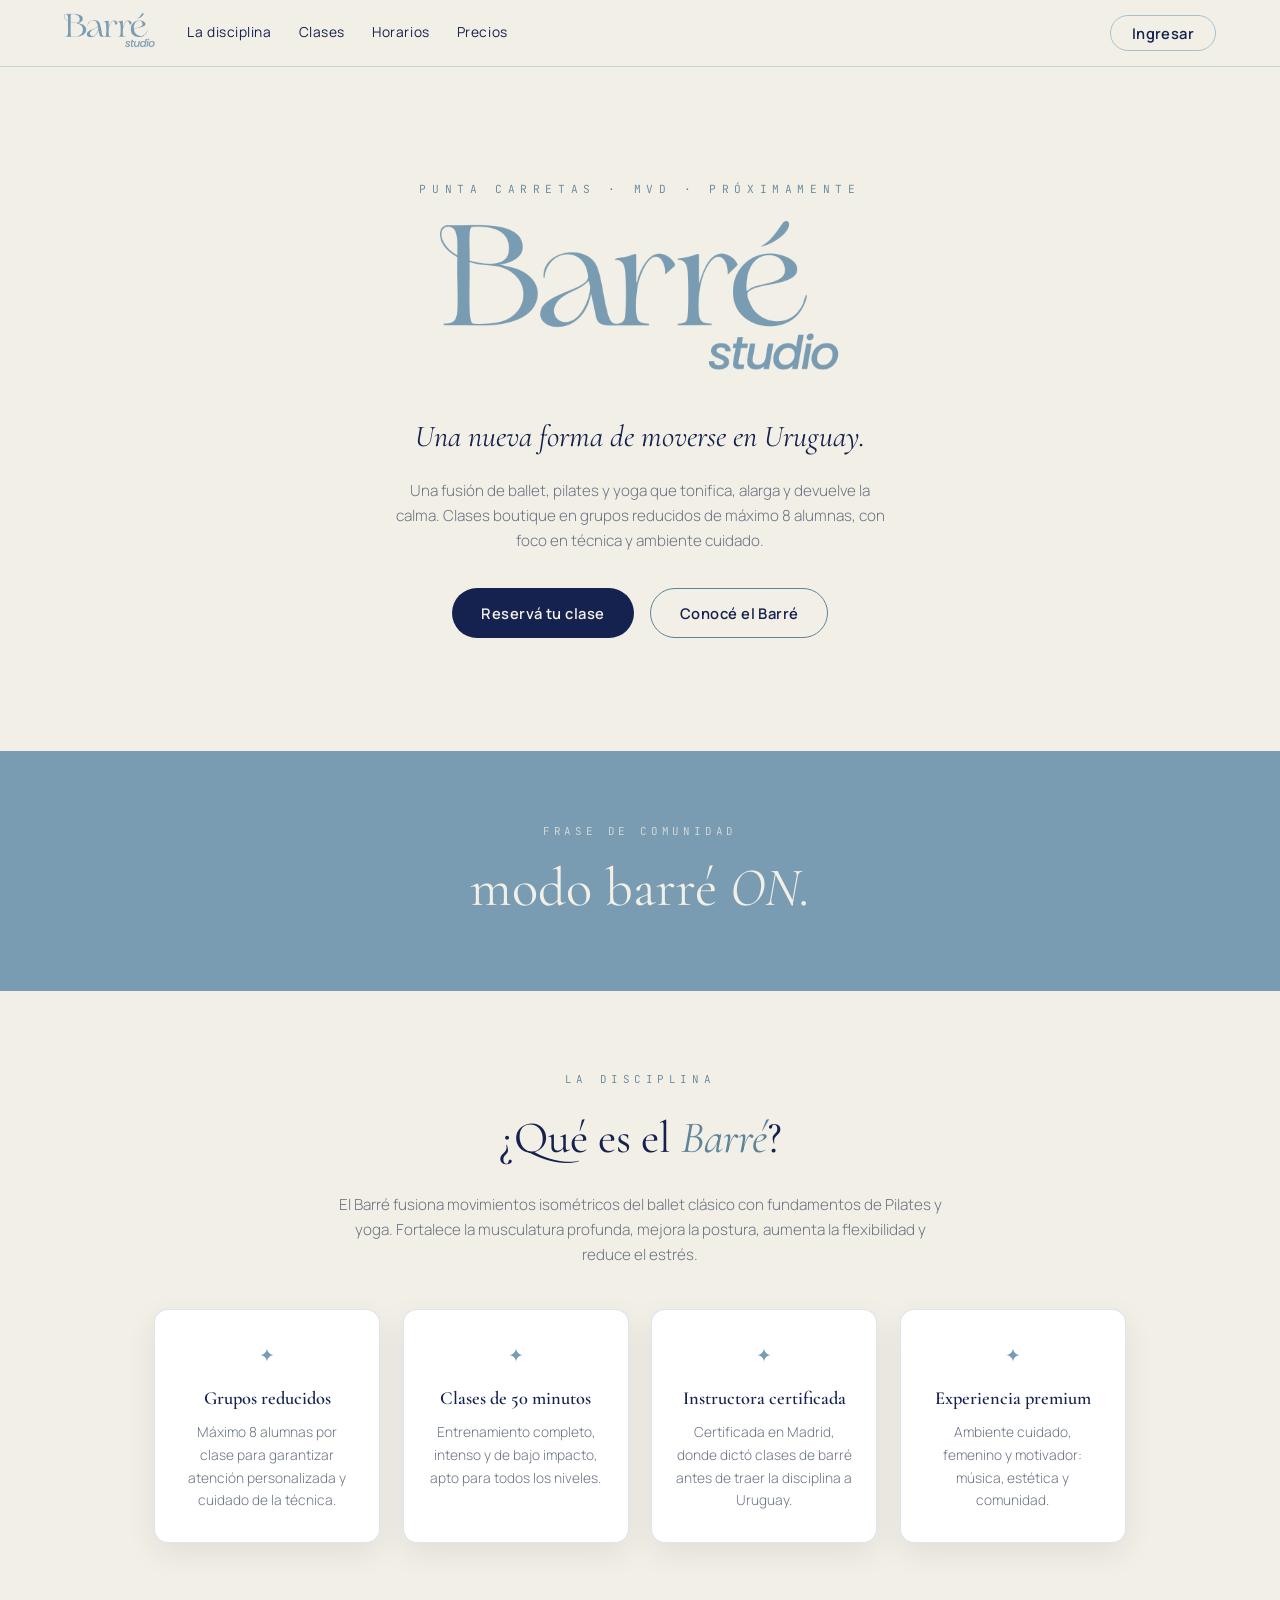
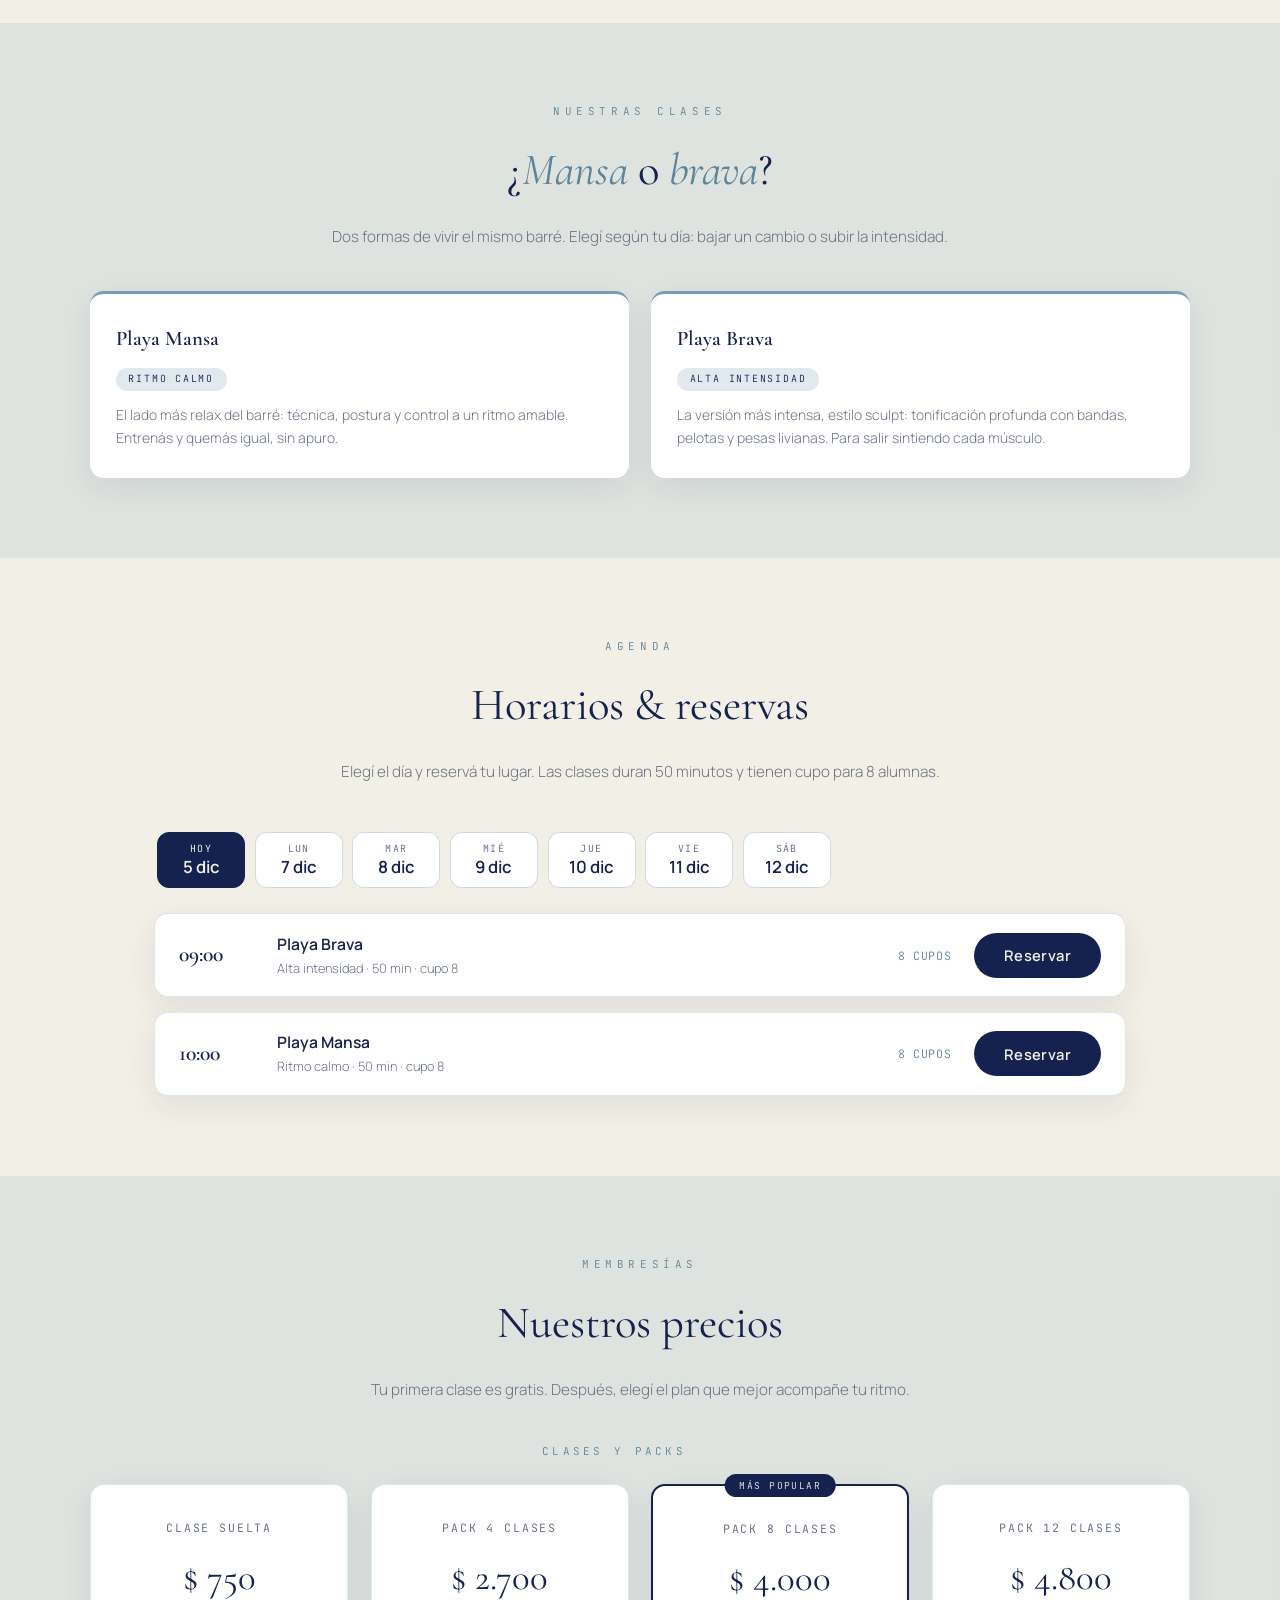
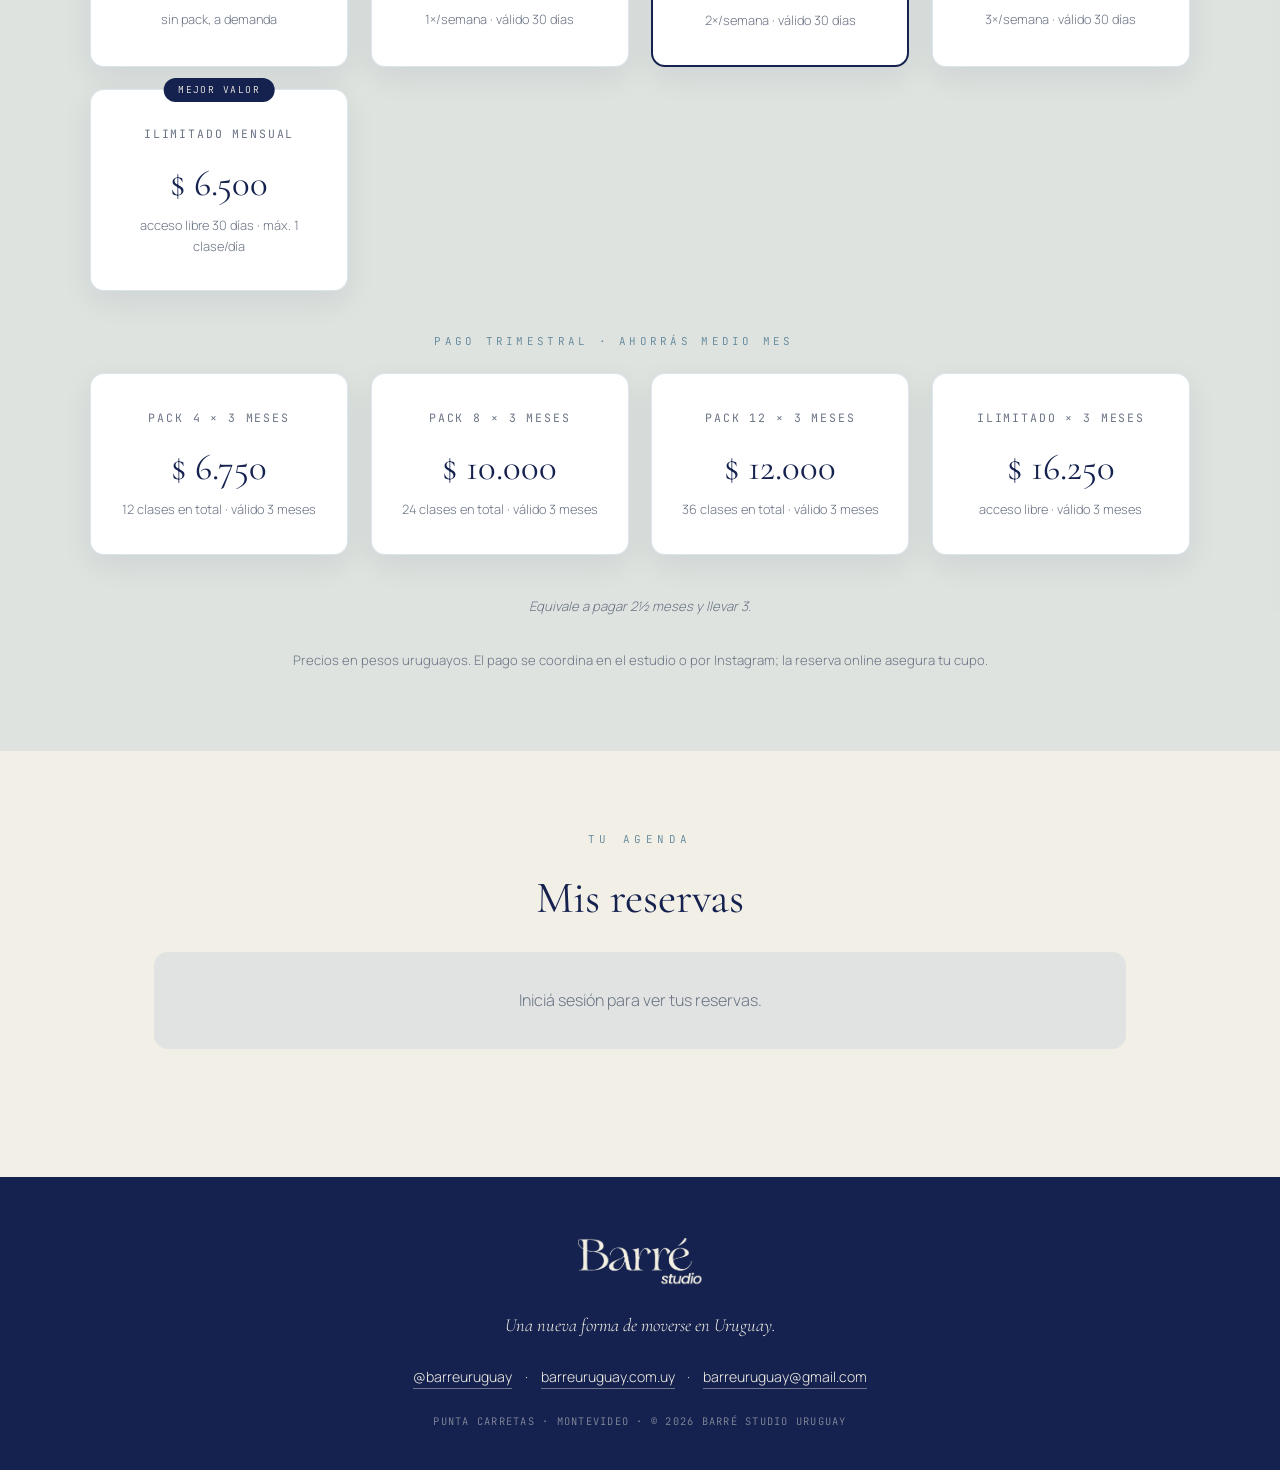
<file: index.html>
<!DOCTYPE html>
<html lang="es">
<head>
  <meta charset="UTF-8">
  <meta name="viewport" content="width=device-width, initial-scale=1.0">
  <title>Barré Studio Uruguay — Reservá tu clase</title>
  <meta name="description" content="Barré Studio Uruguay: el primer estudio dedicado exclusivamente al Barré en Montevideo. Reservá tu clase online. Una nueva forma de moverse.">
  <link rel="icon" href="assets/favicon.svg" type="image/svg+xml">
  <link rel="preconnect" href="https://fonts.googleapis.com">
  <link rel="preconnect" href="https://fonts.gstatic.com" crossorigin>
  <link href="https://fonts.googleapis.com/css2?family=Cormorant+Garamond:ital,wght@0,300;0,400;0,600;1,400&family=Manrope:wght@300;400;600&family=JetBrains+Mono:wght@400&display=swap" rel="stylesheet">
  <link rel="stylesheet" href="css/styles.css">
</head>
<body>

  <!-- ===== Barra de navegación ===== -->
  <header class="nav" id="top">
    <a class="nav__brand" href="#top">
      <img src="assets/logo.png" alt="Barré Studio" class="nav__logo">
    </a>
    <nav class="nav__links" id="navLinks">
      <a href="#disciplina">La disciplina</a>
      <a href="#clases">Clases</a>
      <a href="#horarios">Horarios</a>
      <a href="#precios">Precios</a>
      <a href="#mis-reservas" class="solo-logueada oculto">Mis reservas</a>
    </nav>
    <div class="nav__session">
      <button class="btn btn--fantasma" id="btnAbrirAuth">Ingresar</button>
      <div class="nav__usuaria oculto" id="chipUsuaria">
        <span id="nombreUsuaria"></span>
        <button class="btn btn--mini" id="btnSalir">Salir</button>
      </div>
    </div>
    <button class="nav__hamburguesa" id="btnMenu" aria-label="Menú">
      <span></span><span></span><span></span>
    </button>
  </header>

  <!-- ===== Hero ===== -->
  <section class="hero">
    <div class="hero__contenido">
      <p class="hero__pais">PUNTA CARRETAS · MVD · PRÓXIMAMENTE</p>
      <img src="assets/logo.png" alt="Barré Studio" class="hero__logo">
      <p class="hero__tagline">Una nueva forma <em>de moverse</em> en Uruguay.</p>
      <p class="hero__sub">Una fusión de ballet, pilates y yoga que tonifica, alarga y devuelve la calma. Clases boutique en grupos reducidos de máximo 8 alumnas, con foco en técnica y ambiente cuidado.</p>
      <div class="hero__acciones">
        <a href="#horarios" class="btn btn--primario">Reservá tu clase</a>
        <a href="#disciplina" class="btn btn--secundario">Conocé el Barré</a>
      </div>
    </div>
  </section>

  <!-- ===== Banda de comunidad ===== -->
  <section class="banda">
    <span class="etiqueta-mono">FRASE DE COMUNIDAD</span>
    <p class="banda__frase">modo barré <em>ON.</em></p>
  </section>

  <!-- ===== La disciplina ===== -->
  <section class="seccion" id="disciplina">
    <p class="seccion__etiqueta">La disciplina</p>
    <h2 class="seccion__titulo">¿Qué es el <em>Barré</em>?</h2>
    <p class="seccion__intro">
      El Barré fusiona movimientos isométricos del ballet clásico con fundamentos de Pilates y yoga.
      Fortalece la musculatura profunda, mejora la postura, aumenta la flexibilidad y reduce el estrés.
    </p>
    <div class="tarjetas">
      <div class="tarjeta">
        <div class="tarjeta__icono">✦</div>
        <h3>Grupos reducidos</h3>
        <p>Máximo 8 alumnas por clase para garantizar atención personalizada y cuidado de la técnica.</p>
      </div>
      <div class="tarjeta">
        <div class="tarjeta__icono">✦</div>
        <h3>Clases de 50 minutos</h3>
        <p>Entrenamiento completo, intenso y de bajo impacto, apto para todos los niveles.</p>
      </div>
      <div class="tarjeta">
        <div class="tarjeta__icono">✦</div>
        <h3>Instructora certificada</h3>
        <p>Certificada en Madrid, donde dictó clases de barré antes de traer la disciplina a Uruguay.</p>
      </div>
      <div class="tarjeta">
        <div class="tarjeta__icono">✦</div>
        <h3>Experiencia premium</h3>
        <p>Ambiente cuidado, femenino y motivador: música, estética y comunidad.</p>
      </div>
    </div>
  </section>

  <!-- ===== Clases ===== -->
  <section class="seccion seccion--tono" id="clases">
    <p class="seccion__etiqueta">Nuestras clases</p>
    <h2 class="seccion__titulo">¿<em>Mansa</em> o <em>brava</em>?</h2>
    <p class="seccion__intro">Dos formas de vivir el mismo barré. Elegí según tu día: bajar un cambio o subir la intensidad.</p>
    <div class="clases-grid" id="gridClases"><!-- se genera desde js/horarios.js --></div>
  </section>

  <!-- ===== Horarios y reservas ===== -->
  <section class="seccion" id="horarios">
    <p class="seccion__etiqueta">Agenda</p>
    <h2 class="seccion__titulo">Horarios &amp; reservas</h2>
    <p class="seccion__intro">Elegí el día y reservá tu lugar. Las clases duran 50 minutos y tienen cupo para 8 alumnas.</p>
    <div class="dias" id="selectorDias"><!-- chips de días --></div>
    <div class="agenda" id="listaClases"><!-- clases del día --></div>
  </section>

  <!-- ===== Precios ===== -->
  <section class="seccion seccion--tono" id="precios">
    <p class="seccion__etiqueta">Membresías</p>
    <h2 class="seccion__titulo">Nuestros precios</h2>
    <p class="seccion__intro">Tu primera clase es gratis. Después, elegí el plan que mejor acompañe tu ritmo.</p>

    <p class="precios__subtitulo">CLASES Y PACKS</p>
    <div class="precios">
      <div class="precio">
        <h3>Clase suelta</h3>
        <p class="precio__monto">$ 750</p>
        <p class="precio__nota">sin pack, a demanda</p>
      </div>
      <div class="precio">
        <h3>Pack 4 clases</h3>
        <p class="precio__monto">$ 2.700</p>
        <p class="precio__nota">1×/semana · válido 30 días</p>
      </div>
      <div class="precio precio--destacado">
        <span class="precio__tag">Más popular</span>
        <h3>Pack 8 clases</h3>
        <p class="precio__monto">$ 4.000</p>
        <p class="precio__nota">2×/semana · válido 30 días</p>
      </div>
      <div class="precio">
        <h3>Pack 12 clases</h3>
        <p class="precio__monto">$ 4.800</p>
        <p class="precio__nota">3×/semana · válido 30 días</p>
      </div>
      <div class="precio">
        <span class="precio__tag">Mejor valor</span>
        <h3>Ilimitado mensual</h3>
        <p class="precio__monto">$ 6.500</p>
        <p class="precio__nota">acceso libre 30 días · máx. 1 clase/día</p>
      </div>
    </div>

    <p class="precios__subtitulo">PAGO TRIMESTRAL · AHORRÁS MEDIO MES</p>
    <div class="precios">
      <div class="precio">
        <h3>Pack 4 × 3 meses</h3>
        <p class="precio__monto">$ 6.750</p>
        <p class="precio__nota">12 clases en total · válido 3 meses</p>
      </div>
      <div class="precio">
        <h3>Pack 8 × 3 meses</h3>
        <p class="precio__monto">$ 10.000</p>
        <p class="precio__nota">24 clases en total · válido 3 meses</p>
      </div>
      <div class="precio">
        <h3>Pack 12 × 3 meses</h3>
        <p class="precio__monto">$ 12.000</p>
        <p class="precio__nota">36 clases en total · válido 3 meses</p>
      </div>
      <div class="precio">
        <h3>Ilimitado × 3 meses</h3>
        <p class="precio__monto">$ 16.250</p>
        <p class="precio__nota">acceso libre · válido 3 meses</p>
      </div>
    </div>
    <p class="precios__aviso"><em>Equivale a pagar 2½ meses y llevar 3.</em></p>
    <p class="precios__aviso">Precios en pesos uruguayos. El pago se coordina en el estudio o por Instagram; la reserva online asegura tu cupo.</p>
  </section>

  <!-- ===== Mis reservas ===== -->
  <section class="seccion" id="mis-reservas">
    <p class="seccion__etiqueta">Tu agenda</p>
    <h2 class="seccion__titulo">Mis reservas</h2>
    <div id="panelReservas">
      <p class="aviso-login">Iniciá sesión para ver tus reservas.</p>
    </div>
  </section>

  <!-- ===== Footer ===== -->
  <footer class="footer">
    <img src="assets/logo.png" alt="Barré Studio" class="footer__logo">
    <p class="footer__tagline">Una nueva forma de moverse en Uruguay.</p>
    <div class="footer__links">
      <a href="https://www.instagram.com/barreuruguay" target="_blank" rel="noopener">@barreuruguay</a>
      <span>·</span>
      <a href="https://www.barreuruguay.com.uy" target="_blank" rel="noopener">barreuruguay.com.uy</a>
      <span>·</span>
      <a href="mailto:barreuruguay@gmail.com">barreuruguay@gmail.com</a>
    </div>
    <p class="footer__legal">Punta Carretas · Montevideo · © <span id="anio"></span> Barré Studio Uruguay</p>
  </footer>

  <!-- ===== Modal de autenticación ===== -->
  <div class="modal oculto" id="modalAuth" role="dialog" aria-modal="true">
    <div class="modal__caja">
      <button class="modal__cerrar" id="btnCerrarAuth" aria-label="Cerrar">×</button>
      <img src="assets/logo.png" alt="Barré Studio" class="modal__logo">
      <div class="modal__tabs">
        <button class="modal__tab activo" data-tab="login">Ingresar</button>
        <button class="modal__tab" data-tab="registro">Crear cuenta</button>
      </div>

      <form id="formLogin" class="modal__form">
        <label>Email
          <input type="email" name="email" required autocomplete="email" placeholder="tu@email.com">
        </label>
        <label>Contraseña
          <input type="password" name="password" required autocomplete="current-password" placeholder="••••••••">
        </label>
        <p class="modal__error oculto" id="errorLogin"></p>
        <button type="submit" class="btn btn--primario btn--bloque">Ingresar</button>
      </form>

      <form id="formRegistro" class="modal__form oculto">
        <label>Nombre y apellido
          <input type="text" name="nombre" required autocomplete="name" placeholder="María Pérez">
        </label>
        <label>Email
          <input type="email" name="email" required autocomplete="email" placeholder="tu@email.com">
        </label>
        <label>Celular <span class="opcional">(opcional)</span>
          <input type="tel" name="telefono" autocomplete="tel" placeholder="099 123 456">
        </label>
        <label>Contraseña
          <input type="password" name="password" required minlength="6" autocomplete="new-password" placeholder="mínimo 6 caracteres">
        </label>
        <p class="modal__error oculto" id="errorRegistro"></p>
        <button type="submit" class="btn btn--primario btn--bloque">Crear cuenta</button>
      </form>
      <p class="modal__nota" id="notaModo"></p>
    </div>
  </div>

  <!-- ===== Toast ===== -->
  <div class="toast oculto" id="toast"></div>

  <script src="js/config.js"></script>
  <script src="js/horarios.js"></script>
  <script type="module" src="js/store.js"></script>
  <script type="module" src="js/app.js"></script>
</body>
</html>
</file>
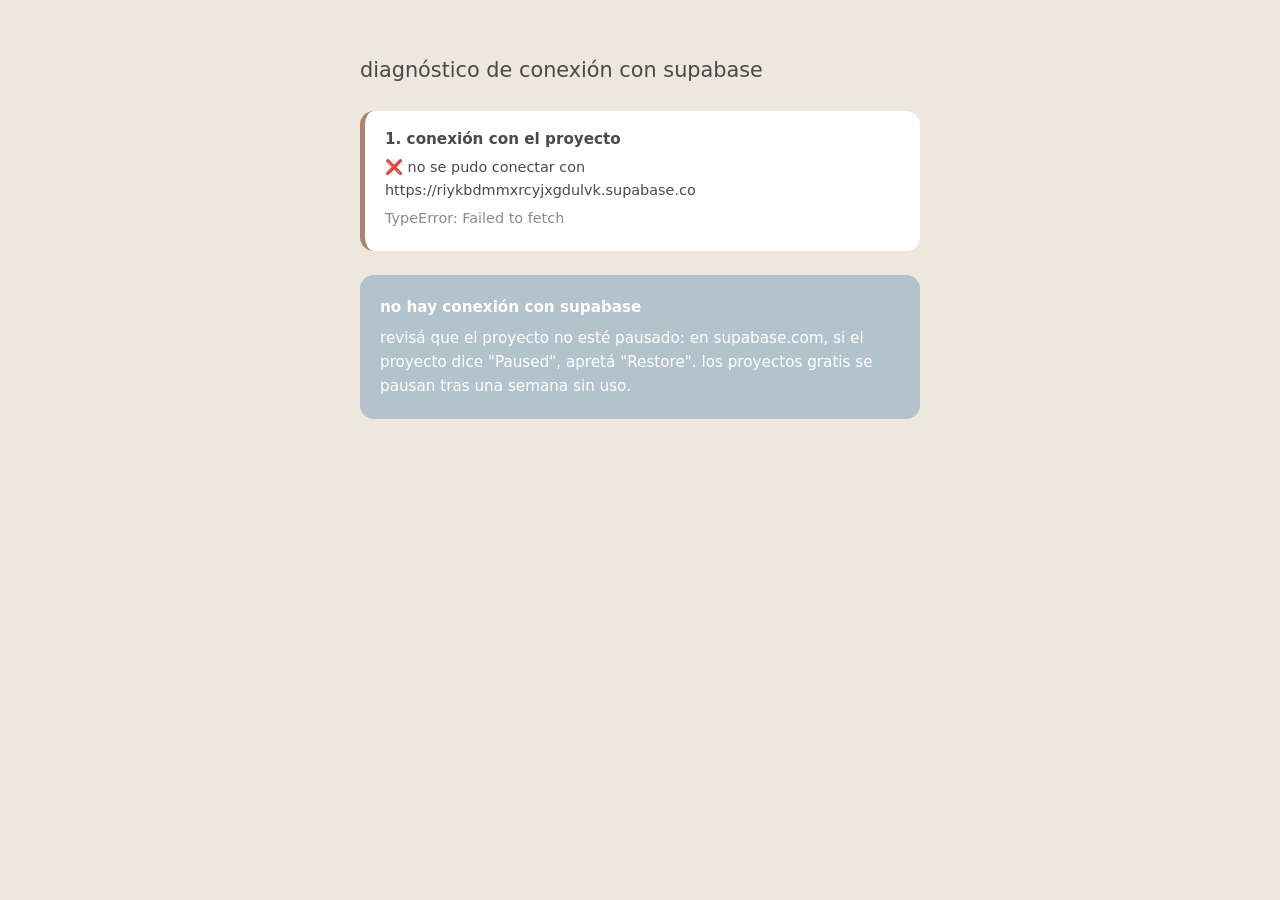
<file: diagnostico.html>
<!DOCTYPE html>
<html lang="es">
<head>
  <meta charset="UTF-8">
  <meta name="viewport" content="width=device-width, initial-scale=1.0">
  <title>diagnóstico — conexión con supabase</title>
  <meta name="robots" content="noindex">
  <style>
    body {
      font-family: system-ui, sans-serif;
      background: #EDE8DE;
      color: #4A4A48;
      max-width: 560px;
      margin: 0 auto;
      padding: 2.5rem 1.25rem;
      line-height: 1.6;
    }
    h1 { font-size: 1.3rem; font-weight: 500; margin-bottom: 1.5rem; }
    .paso {
      background: #fff;
      border-radius: 14px;
      padding: 1rem 1.25rem;
      margin-bottom: 1rem;
    }
    .paso h2 { font-size: 0.95rem; margin: 0 0 0.3rem; font-weight: 600; }
    .paso p { margin: 0.3rem 0; font-size: 0.9rem; }
    .ok { border-left: 5px solid #7fa886; }
    .mal { border-left: 5px solid #b0806f; }
    .esperando { border-left: 5px solid #B4C2CB; }
    .solucion {
      background: #B4C2CB;
      color: #fff;
      border-radius: 14px;
      padding: 1.25rem;
      margin-top: 1.5rem;
      font-size: 0.95rem;
    }
    .solucion strong { display: block; margin-bottom: 0.4rem; }
    code { background: rgba(0,0,0,0.08); padding: 0.1em 0.4em; border-radius: 4px; font-size: 0.85em; }
    .detalle { font-size: 0.75rem; color: #8A8A85; word-break: break-all; }
  </style>
</head>
<body>
  <h1>diagnóstico de conexión con supabase</h1>
  <div id="resultados"></div>
  <div id="solucion"></div>

  <script>
    const SUPABASE_URL = 'https://riykbdmmxrcyjxgdulvk.supabase.co';
    const SUPABASE_ANON_KEY = 'eyJhbGciOiJIUzI1NiIsInR5cCI6IkpXVCJ9.eyJpc3MiOiJzdXBhYmFzZSIsInJlZiI6InJpeWtiZG1teHJjeWp4Z2R1bHZrIiwicm9sZSI6ImFub24iLCJpYXQiOjE3NzQwMzA4NDIsImV4cCI6MjA4OTYwNjg0Mn0.Tc1Qi1Pze724awZ46mzlEsqV4_FstqvKVKgDCCRC_ls';
    const HEADERS = {
      'apikey': SUPABASE_ANON_KEY,
      'Authorization': 'Bearer ' + SUPABASE_ANON_KEY,
      'Content-Type': 'application/json'
    };

    const cont = document.getElementById('resultados');
    const sol = document.getElementById('solucion');

    function paso(titulo, estado, texto, detalle) {
      const d = document.createElement('div');
      d.className = 'paso ' + estado;
      d.innerHTML = '<h2>' + titulo + '</h2><p>' + texto + '</p>' +
        (detalle ? '<p class="detalle">' + detalle + '</p>' : '');
      cont.appendChild(d);
    }

    function solucion(html) { sol.innerHTML = '<div class="solucion">' + html + '</div>'; }

    const SQL_HINT = 'Andá a supabase.com → tu proyecto → <code>SQL Editor</code> → New query, pegá el bloque SQL que te pasó Claude (crea la tabla <code>respuestas_horarios</code> con su política de seguridad) y apretá <code>Run</code>. Después recargá esta página para verificar.';

    (async () => {
      // 1: ¿llegamos al proyecto?
      let r;
      try {
        r = await fetch(SUPABASE_URL + '/rest/v1/respuestas_horarios?select=id&limit=1', { headers: HEADERS });
      } catch (e) {
        paso('1. conexión con el proyecto', 'mal', '❌ no se pudo conectar con ' + SUPABASE_URL, String(e));
        solucion('<strong>no hay conexión con supabase</strong>revisá que el proyecto no esté pausado: en supabase.com, si el proyecto dice "Paused", apretá "Restore". los proyectos gratis se pausan tras una semana sin uso.');
        return;
      }
      paso('1. conexión con el proyecto', 'ok', '✅ el proyecto de supabase responde');

      // 2: ¿existe la tabla?
      if (r.status === 404 || r.status === 406) {
        const cuerpo = await r.text();
        paso('2. tabla respuestas_horarios', 'mal', '❌ la tabla no existe todavía (HTTP ' + r.status + ')', cuerpo);
        solucion('<strong>falta crear la tabla — es el paso del SQL Editor</strong>' + SQL_HINT);
        return;
      }
      if (r.status === 401) {
        const cuerpo = await r.text();
        paso('2. tabla respuestas_horarios', 'mal', '❌ la clave no fue aceptada (HTTP 401)', cuerpo);
        solucion('<strong>problema con la anon key</strong>puede que hayas rotado las claves del proyecto. avisale a claude y pasale la anon key actual (Settings → API).');
        return;
      }
      paso('2. tabla respuestas_horarios', 'ok', '✅ la tabla existe (HTTP ' + r.status + ')');

      // 3: ¿se puede insertar?
      const prueba = {
        nombre: 'prueba diagnóstico',
        email: 'diagnostico@test.com',
        franjas: ['mediodia'],
        dias: ['lunes'],
        origen: 'diagnostico',
      };
      const r2 = await fetch(SUPABASE_URL + '/rest/v1/respuestas_horarios', {
        method: 'POST',
        headers: { ...HEADERS, 'Prefer': 'return=minimal' },
        body: JSON.stringify(prueba)
      });
      if (r2.ok) {
        paso('3. insertar una respuesta', 'ok', '✅ ¡funciona! se insertó una fila de prueba (HTTP ' + r2.status + ')');
        solucion('<strong>todo está andando 🤍</strong>en supabase → Table Editor → respuestas_horarios tiene que aparecer una fila que dice "prueba diagnóstico" (borrala cuando quieras). si tu respuesta de antes no está, es porque la mandaste antes de que la tabla existiera: recargá el formulario y respondelo de nuevo, esta vez va a llegar.');
      } else {
        const cuerpo = await r2.text();
        if (r2.status === 401 || r2.status === 403 || cuerpo.includes('42501') || cuerpo.includes('row-level security')) {
          paso('3. insertar una respuesta', 'mal', '❌ la base rechazó el insert por seguridad (HTTP ' + r2.status + ')', cuerpo);
          solucion('<strong>la tabla existe pero falta la política de seguridad</strong>en supabase → SQL Editor corré solo esta parte:<br><br><code>create policy "cualquiera puede responder" on respuestas_horarios for insert to anon with check (true);</code><br><br>después recargá esta página.');
        } else if (cuerpo.includes('column') || cuerpo.includes('PGRST204')) {
          paso('3. insertar una respuesta', 'mal', '❌ la tabla existe pero le faltan columnas (HTTP ' + r2.status + ')', cuerpo);
          solucion('<strong>la tabla se creó distinta a la esperada</strong>mandale a claude el texto gris de arriba (el detalle del error) para que la ajuste.');
        } else {
          paso('3. insertar una respuesta', 'mal', '❌ error inesperado (HTTP ' + r2.status + ')', cuerpo);
          solucion('<strong>error no contemplado</strong>mandale a claude una captura de esta pantalla.');
        }
      }
    })();
  </script>
</body>
</html>
</file>
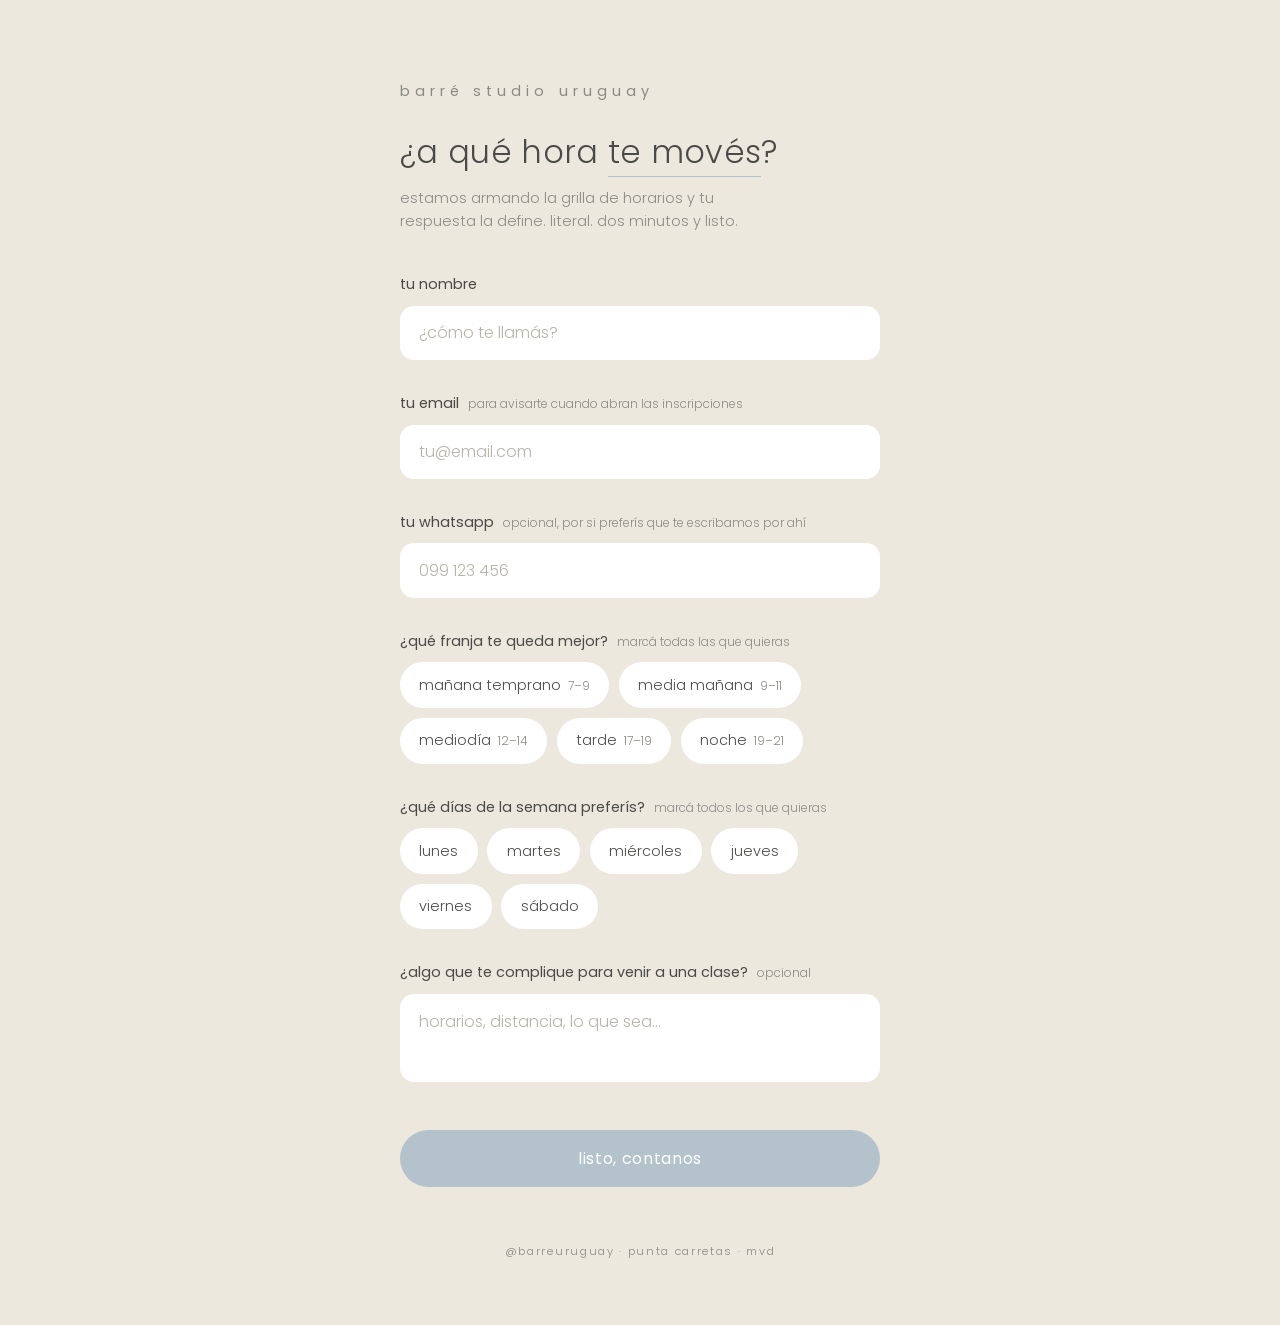
<file: encuesta.html>
<!DOCTYPE html>
<html lang="es">
<head>
  <meta charset="UTF-8">
  <meta name="viewport" content="width=device-width, initial-scale=1.0">
  <title>barré studio — ¿a qué hora te movés?</title>
  <meta name="description" content="contanos qué horarios te quedan mejor para las clases de barré y te avisamos cuando abran las inscripciones.">
  <meta name="robots" content="noindex">
  <meta name="theme-color" content="#EDE8DE">

  <!-- poppins, pesos finos -->
  <link rel="preconnect" href="https://fonts.googleapis.com">
  <link rel="preconnect" href="https://fonts.gstatic.com" crossorigin>
  <link href="https://fonts.googleapis.com/css2?family=Poppins:wght@300;400;500&display=swap" rel="stylesheet">

  <style>
    :root {
      --crema: #EDE8DE;
      --bruma: #B4C2CB;
      --bruma-suave: #d3dce2;
      --blanco: #FFFFFF;
      --tinta: #4A4A48;
      --gris-medio: #8A8A85;
      --error: #b0806f;
    }

    * { margin: 0; padding: 0; box-sizing: border-box; }

    html { -webkit-text-size-adjust: 100%; }

    body {
      font-family: 'Poppins', system-ui, sans-serif;
      font-weight: 300;
      background: var(--crema);
      color: var(--tinta);
      line-height: 1.6;
      min-height: 100dvh;
      display: flex;
      flex-direction: column;
      align-items: center;
      padding: 3rem 1.25rem 4rem;
    }

    .contenedor {
      width: 100%;
      max-width: 480px;
    }

    /* ===== encabezado ===== */
    .cabecera { text-align: left; margin-bottom: 2.5rem; }

    .cabecera__marca {
      font-size: 0.7rem;
      font-weight: 400;
      letter-spacing: 0.35em;
      text-transform: lowercase;
      color: var(--gris-medio);
      margin-bottom: 1.75rem;
    }

    .cabecera h1 {
      font-size: 1.7rem;
      font-weight: 300;
      letter-spacing: 0.01em;
      line-height: 1.3;
      margin-bottom: 0.9rem;
    }

    .cabecera h1 em {
      font-style: normal;
      border-bottom: 1px solid var(--bruma);
      padding-bottom: 2px;
    }

    .cabecera p {
      font-size: 0.9rem;
      color: var(--gris-medio);
      max-width: 40ch;
    }

    /* ===== formulario ===== */
    .campo { margin-bottom: 2rem; }

    .campo__label {
      display: block;
      font-size: 0.9rem;
      font-weight: 400;
      margin-bottom: 0.6rem;
    }

    .campo__pista {
      font-size: 0.75rem;
      color: var(--gris-medio);
      font-weight: 300;
      margin-left: 0.4em;
    }

    input[type="text"],
    input[type="email"],
    textarea {
      width: 100%;
      font-family: inherit;
      font-weight: 300;
      font-size: 1rem;
      color: var(--tinta);
      background: var(--blanco);
      border: 1px solid transparent;
      border-radius: 14px;
      padding: 0.85rem 1.1rem;
      outline: none;
      transition: border-color 0.2s ease, box-shadow 0.2s ease;
      -webkit-appearance: none;
      appearance: none;
    }

    input::placeholder,
    textarea::placeholder {
      color: #b8b4ab;
      font-weight: 300;
    }

    input:focus,
    textarea:focus {
      border-color: var(--bruma);
      box-shadow: 0 0 0 3px rgba(180, 194, 203, 0.25);
    }

    textarea {
      resize: none;
      min-height: 5.5rem;
    }

    /* ===== chips (checkboxes) ===== */
    .chips {
      display: flex;
      flex-wrap: wrap;
      gap: 0.6rem;
    }

    .chips input[type="checkbox"] {
      position: absolute;
      opacity: 0;
      width: 1px;
      height: 1px;
      pointer-events: none;
    }

    .chips label {
      display: inline-flex;
      align-items: baseline;
      gap: 0.45em;
      background: var(--blanco);
      border: 1px solid transparent;
      border-radius: 999px;
      padding: 0.65rem 1.15rem;
      font-size: 0.9rem;
      font-weight: 300;
      color: var(--tinta);
      cursor: pointer;
      user-select: none;
      -webkit-tap-highlight-color: transparent;
      transition: background 0.2s ease, border-color 0.2s ease, color 0.2s ease;
    }

    .chips label span.hora {
      font-size: 0.75rem;
      color: var(--gris-medio);
      transition: color 0.2s ease;
    }

    .chips label:active { transform: scale(0.98); }

    .chips input:checked + label {
      background: var(--bruma);
      border-color: var(--bruma);
      color: var(--blanco);
      font-weight: 400;
    }

    .chips input:checked + label span.hora {
      color: rgba(255, 255, 255, 0.85);
    }

    .chips input:focus-visible + label {
      border-color: var(--tinta);
    }

    /* ===== errores ===== */
    .campo__error {
      display: none;
      font-size: 0.78rem;
      color: var(--error);
      margin-top: 0.5rem;
    }

    .campo.invalido .campo__error { display: block; }

    .campo.invalido input[type="text"],
    .campo.invalido input[type="email"] {
      border-color: var(--error);
    }

    /* ===== botón ===== */
    .btn-enviar {
      width: 100%;
      font-family: inherit;
      font-size: 1rem;
      font-weight: 400;
      letter-spacing: 0.04em;
      color: var(--blanco);
      background: var(--bruma);
      border: none;
      border-radius: 999px;
      padding: 1rem 1.5rem;
      cursor: pointer;
      margin-top: 0.5rem;
      transition: opacity 0.2s ease, transform 0.1s ease;
      -webkit-tap-highlight-color: transparent;
    }

    .btn-enviar:hover { opacity: 0.88; }
    .btn-enviar:active { transform: scale(0.985); }
    .btn-enviar:disabled { opacity: 0.5; cursor: default; }

    /* ===== confirmación ===== */
    .gracias {
      display: none;
      text-align: center;
      padding: 4rem 0.5rem;
      animation: aparecer 0.5s ease both;
    }

    .gracias.visible { display: block; }

    .gracias h2 {
      font-size: 1.5rem;
      font-weight: 300;
      margin-bottom: 0.9rem;
    }

    .gracias p {
      font-size: 0.9rem;
      color: var(--gris-medio);
      max-width: 34ch;
      margin: 0 auto 0.4rem;
    }

    .gracias a {
      color: var(--tinta);
      text-decoration: none;
      border-bottom: 1px solid var(--bruma);
    }

    @keyframes aparecer {
      from { opacity: 0; transform: translateY(10px); }
      to   { opacity: 1; transform: translateY(0); }
    }

    /* ===== pie ===== */
    .pie {
      margin-top: 3.5rem;
      text-align: center;
      font-size: 0.7rem;
      letter-spacing: 0.15em;
      color: var(--gris-medio);
    }

    .pie a {
      color: inherit;
      text-decoration: none;
    }

    @media (min-width: 600px) {
      body { padding-top: 5rem; }
      .cabecera h1 { font-size: 2rem; }
    }

    @media (prefers-reduced-motion: reduce) {
      * { transition: none !important; animation: none !important; }
    }
  </style>
</head>
<body>

  <main class="contenedor">

    <header class="cabecera">
      <p class="cabecera__marca">barré studio uruguay</p>
      <h1>¿a qué hora <em>te movés</em>?</h1>
      <p>estamos armando la grilla de horarios y tu respuesta la define. literal. dos minutos y listo.</p>
    </header>

    <form id="formulario" novalidate>

      <div class="campo" id="campoNombre">
        <label class="campo__label" for="nombre">tu nombre</label>
        <input type="text" id="nombre" name="nombre" placeholder="¿cómo te llamás?" autocomplete="name">
        <p class="campo__error">che, nos falta tu nombre</p>
      </div>

      <div class="campo" id="campoEmail">
        <label class="campo__label" for="email">tu email <span class="campo__pista">para avisarte cuando abran las inscripciones</span></label>
        <input type="email" id="email" name="email" placeholder="tu@email.com" autocomplete="email" inputmode="email">
        <p class="campo__error">sin tu email no te podemos avisar 🙈</p>
      </div>

      <div class="campo" id="campoWhatsapp">
        <label class="campo__label" for="whatsapp">tu whatsapp <span class="campo__pista">opcional, por si preferís que te escribamos por ahí</span></label>
        <input type="text" id="whatsapp" name="whatsapp" placeholder="099 123 456" autocomplete="tel" inputmode="tel">
      </div>

      <div class="campo" id="campoFranjas">
        <span class="campo__label">¿qué franja te queda mejor? <span class="campo__pista">marcá todas las que quieras</span></span>
        <div class="chips">
          <input type="checkbox" id="f1" name="franjas" value="manana_temprano">
          <label for="f1">mañana temprano <span class="hora">7–9</span></label>

          <input type="checkbox" id="f2" name="franjas" value="media_manana">
          <label for="f2">media mañana <span class="hora">9–11</span></label>

          <input type="checkbox" id="f3" name="franjas" value="mediodia">
          <label for="f3">mediodía <span class="hora">12–14</span></label>

          <input type="checkbox" id="f4" name="franjas" value="tarde">
          <label for="f4">tarde <span class="hora">17–19</span></label>

          <input type="checkbox" id="f5" name="franjas" value="noche">
          <label for="f5">noche <span class="hora">19–21</span></label>
        </div>
        <p class="campo__error">elegí al menos una franja, es lo más importante ✨</p>
      </div>

      <div class="campo" id="campoDias">
        <span class="campo__label">¿qué días de la semana preferís? <span class="campo__pista">marcá todos los que quieras</span></span>
        <div class="chips">
          <input type="checkbox" id="d1" name="dias" value="lunes">
          <label for="d1">lunes</label>

          <input type="checkbox" id="d2" name="dias" value="martes">
          <label for="d2">martes</label>

          <input type="checkbox" id="d3" name="dias" value="miercoles">
          <label for="d3">miércoles</label>

          <input type="checkbox" id="d4" name="dias" value="jueves">
          <label for="d4">jueves</label>

          <input type="checkbox" id="d5" name="dias" value="viernes">
          <label for="d5">viernes</label>

          <input type="checkbox" id="d6" name="dias" value="sabado">
          <label for="d6">sábado</label>
        </div>
      </div>

      <div class="campo" id="campoComentario">
        <label class="campo__label" for="comentario">¿algo que te complique para venir a una clase? <span class="campo__pista">opcional</span></label>
        <textarea id="comentario" name="comentario" maxlength="300" placeholder="horarios, distancia, lo que sea…"></textarea>
      </div>

      <button type="submit" class="btn-enviar" id="btnEnviar">listo, contanos</button>
    </form>

    <section class="gracias" id="gracias" aria-live="polite">
      <h2>gracias, ya tenemos tu data 🤍</h2>
      <p>te escribimos apenas abran las inscripciones.</p>
      <p>mientras tanto, estamos en <a href="https://www.instagram.com/barreuruguay" target="_blank" rel="noopener">@barreuruguay</a></p>
    </section>

    <footer class="pie">
      <a href="https://www.instagram.com/barreuruguay" target="_blank" rel="noopener">@barreuruguay</a> · punta carretas · mvd
    </footer>

  </main>

  <script>
    // conexión a supabase (la anon key es pública por diseño; con la
    // política RLS de solo-insert, con esta clave solo se puede agregar
    // respuestas, nunca leerlas)
    const SUPABASE_URL = 'https://riykbdmmxrcyjxgdulvk.supabase.co';
    const SUPABASE_ANON_KEY = 'eyJhbGciOiJIUzI1NiIsInR5cCI6IkpXVCJ9.eyJpc3MiOiJzdXBhYmFzZSIsInJlZiI6InJpeWtiZG1teHJjeWp4Z2R1bHZrIiwicm9sZSI6ImFub24iLCJpYXQiOjE3NzQwMzA4NDIsImV4cCI6MjA4OTYwNjg0Mn0.Tc1Qi1Pze724awZ46mzlEsqV4_FstqvKVKgDCCRC_ls';

    const form = document.getElementById('formulario');
    const gracias = document.getElementById('gracias');
    const btnEnviar = document.getElementById('btnEnviar');

    const marcarInvalido = (id, invalido) => {
      document.getElementById(id).classList.toggle('invalido', invalido);
    };

    // limpia el error apenas la persona corrige
    document.getElementById('nombre').addEventListener('input', () => marcarInvalido('campoNombre', false));
    document.getElementById('email').addEventListener('input', () => marcarInvalido('campoEmail', false));
    document.querySelectorAll('input[name="franjas"]').forEach(chk =>
      chk.addEventListener('change', () => marcarInvalido('campoFranjas', false))
    );

    form.addEventListener('submit', async (e) => {
      e.preventDefault();

      const nombre = document.getElementById('nombre').value.trim();
      const email = document.getElementById('email').value.trim();
      const whatsapp = document.getElementById('whatsapp').value.trim();
      const franjas = [...document.querySelectorAll('input[name="franjas"]:checked')].map(c => c.value);
      const dias = [...document.querySelectorAll('input[name="dias"]:checked')].map(c => c.value);
      const comentario = document.getElementById('comentario').value.trim();

      // validación: nombre + email + al menos una franja (whatsapp es opcional)
      let valido = true;
      if (!nombre) { marcarInvalido('campoNombre', true); valido = false; }
      if (!email || !email.includes('@')) { marcarInvalido('campoEmail', true); valido = false; }
      if (franjas.length === 0) { marcarInvalido('campoFranjas', true); valido = false; }

      if (!valido) {
        document.querySelector('.campo.invalido')?.scrollIntoView({ behavior: 'smooth', block: 'center' });
        return;
      }

      btnEnviar.disabled = true;
      btnEnviar.textContent = 'un segundo…';

      // payload listo para insertar tal cual en supabase
      const respuesta = {
        nombre,
        email,
        whatsapp: whatsapp || null,
        franjas,          // text[] en supabase
        dias,             // text[] en supabase
        comentario: comentario || null,
        origen: new URLSearchParams(location.search).get('utm_source') || 'link', // mailerlite vs whatsapp
        creado_en: new Date().toISOString()
      };

      /* la tabla respuestas_horarios se crea con este sql (una sola vez,
         en supabase → sql editor). ojo: este proyecto expone la api en el
         esquema "api" (no en "public"), por eso la tabla va ahí:

           create schema if not exists api;

           create table if not exists api.respuestas_horarios (
             id uuid primary key default gen_random_uuid(),
             nombre text not null,
             email text not null,
             whatsapp text,
             franjas text[] not null,
             dias text[] default '{}',
             comentario text,
             origen text,
             creado_en timestamptz default now()
           );

           grant usage on schema api to anon;
           grant select, insert on api.respuestas_horarios to anon;

           alter table api.respuestas_horarios enable row level security;

           drop policy if exists "cualquiera puede responder" on api.respuestas_horarios;
           create policy "cualquiera puede responder"
             on api.respuestas_horarios for insert
             to anon
             with check (true);
      */
      let guardadoOk = false;
      try {
        const res = await fetch(SUPABASE_URL + '/rest/v1/respuestas_horarios', {
          method: 'POST',
          headers: {
            'apikey': SUPABASE_ANON_KEY,
            'Authorization': 'Bearer ' + SUPABASE_ANON_KEY,
            'Content-Type': 'application/json',
            'Prefer': 'return=minimal'
          },
          body: JSON.stringify(respuesta)
        });
        guardadoOk = res.ok;
      } catch (_) { /* sin red: cae al respaldo de abajo */ }

      // respaldo: si supabase no respondió, la respuesta queda en el
      // navegador para no perder el dato y no frenar a la persona
      if (!guardadoOk) {
        try {
          const guardadas = JSON.parse(localStorage.getItem('bsu_respuestas') || '[]');
          guardadas.push(respuesta);
          localStorage.setItem('bsu_respuestas', JSON.stringify(guardadas));
        } catch (_) { /* modo incógnito sin storage: seguimos igual */ }
      }

      form.style.display = 'none';
      gracias.classList.add('visible');
      window.scrollTo({ top: 0, behavior: 'smooth' });
    });
  </script>
</body>
</html>
</file>
<file: css/styles.css>
/* ==========================================================================
   Barré Studio Uruguay — sistema visual según Guía de Marca 2026
   Paleta: Azul bruma #799CB2 (primario) · Crema lino #F2EFE6 (base) ·
           Noche #15224F (tinta) · Azul profundo #5D8499 · Azul suave #A8C0CE
   Tipografía: Cormorant Garamond (display) · Manrope (texto) · JetBrains Mono (detalle)
   ========================================================================== */

:root {
  --bruma: #799cb2;
  --crema: #f2efe6;
  --noche: #15224f;
  --azul-profundo: #5d8499;
  --azul-suave: #a8c0ce;
  --papel: #ffffff;
  --gris: #6b7484;
  --peligro: #a4524a;
  --sombra: 0 10px 30px rgba(21, 34, 79, 0.08);
  --radio: 14px;
  --display: 'Cormorant Garamond', Georgia, serif;
  --texto: 'Manrope', 'Segoe UI', sans-serif;
  --mono: 'JetBrains Mono', 'Courier New', monospace;
}

* { margin: 0; padding: 0; box-sizing: border-box; }

html { scroll-behavior: smooth; scroll-padding-top: 90px; }

body {
  font-family: var(--texto);
  font-weight: 300;
  color: var(--noche);
  background: var(--crema);
  line-height: 1.65;
}

img { max-width: 100%; }

.oculto { display: none !important; }

/* ===== Etiquetas mono (eyebrows) ===== */
.etiqueta-mono {
  font-family: var(--mono);
  font-size: 0.68rem;
  letter-spacing: 0.35em;
  text-transform: uppercase;
}

/* ===== Botones ===== */
.btn {
  display: inline-block;
  font-family: var(--texto);
  font-size: 0.92rem;
  font-weight: 600;
  letter-spacing: 0.03em;
  padding: 0.72rem 1.8rem;
  border-radius: 999px;
  border: 1.5px solid transparent;
  cursor: pointer;
  text-decoration: none;
  text-align: center;
  transition: all 0.25s ease;
}
.btn--primario { background: var(--noche); color: var(--crema); }
.btn--primario:hover { background: var(--azul-profundo); transform: translateY(-1px); }
.btn--secundario { background: transparent; color: var(--noche); border-color: var(--azul-profundo); }
.btn--secundario:hover { background: rgba(121, 156, 178, 0.15); }
.btn--fantasma { background: transparent; color: var(--noche); border-color: var(--azul-suave); padding: 0.45rem 1.3rem; }
.btn--fantasma:hover { border-color: var(--azul-profundo); }
.btn--mini { background: transparent; color: var(--gris); border: none; font-size: 0.78rem; padding: 0.2rem 0.4rem; text-decoration: underline; }
.btn--bloque { display: block; width: 100%; }
.btn:disabled { opacity: 0.45; cursor: not-allowed; transform: none; }

/* ===== Monograma BB (aprox. tipográfica del isotipo) ===== */
.monograma {
  font-family: var(--display);
  font-weight: 400;
  display: inline-flex;
  line-height: 1;
}
.monograma b { font-weight: 400; }
.monograma b + b { transform: scaleX(-1); margin-left: -0.08em; }

/* ===== Navegación ===== */
.nav {
  position: sticky;
  top: 0;
  z-index: 50;
  display: flex;
  align-items: center;
  gap: 2rem;
  padding: 0.8rem 5vw;
  background: rgba(242, 239, 230, 0.93);
  backdrop-filter: blur(10px);
  border-bottom: 1px solid rgba(121, 156, 178, 0.35);
}
.nav__logo { height: 40px; display: block; }
.nav__links { display: flex; gap: 1.7rem; flex: 1; }
.nav__links a {
  color: var(--noche);
  text-decoration: none;
  font-size: 0.86rem;
  font-weight: 400;
  letter-spacing: 0.04em;
  transition: color 0.2s;
}
.nav__links a:hover { color: var(--azul-profundo); }
.nav__session { display: flex; align-items: center; gap: 0.8rem; }
.nav__usuaria { display: flex; align-items: center; gap: 0.5rem; font-size: 0.88rem; color: var(--noche); }
.nav__usuaria span { font-weight: 600; }
.nav__hamburguesa { display: none; background: none; border: none; cursor: pointer; padding: 6px; }
.nav__hamburguesa span { display: block; width: 22px; height: 2px; background: var(--noche); margin: 5px 0; transition: 0.3s; }

/* ===== Hero ===== */
.hero {
  min-height: 76vh;
  display: flex;
  align-items: center;
  justify-content: center;
  text-align: center;
  padding: 4.5rem 5vw;
  background: var(--crema);
}
.hero__pais {
  font-family: var(--mono);
  font-size: 0.7rem;
  letter-spacing: 0.5em;
  color: var(--azul-profundo);
  margin-bottom: 1.4rem;
}
.hero__logo { width: min(400px, 76vw); margin: 0 auto 1rem; display: block; }
.hero__tagline {
  font-family: var(--display);
  font-weight: 400;
  font-style: italic;
  font-size: clamp(1.3rem, 3vw, 1.9rem);
  color: var(--noche);
  margin-bottom: 1rem;
}
.hero__sub { color: var(--gris); max-width: 500px; margin: 0 auto 2.2rem; font-size: 0.95rem; }
.hero__acciones { display: flex; gap: 1rem; justify-content: center; flex-wrap: wrap; }

/* ===== Banda azul bruma (campo de color dominante) ===== */
.banda {
  background: var(--bruma);
  text-align: center;
  padding: 4.5rem 5vw;
}
.banda .etiqueta-mono { color: rgba(242, 239, 230, 0.8); display: block; margin-bottom: 1rem; }
.banda__frase {
  font-family: var(--display);
  font-weight: 400;
  font-size: clamp(2rem, 6vw, 3.4rem);
  color: var(--crema);
  line-height: 1.15;
}
.banda__frase em { font-style: italic; }

/* ===== Secciones ===== */
.seccion { padding: 5rem 5vw; max-width: 1100px; margin: 0 auto; }
.seccion--tono { max-width: none; background: rgba(168, 192, 206, 0.28); }
.seccion--tono > * { max-width: 1100px; margin-left: auto; margin-right: auto; }
.seccion__etiqueta {
  font-family: var(--mono);
  text-align: center;
  letter-spacing: 0.42em;
  text-transform: uppercase;
  font-size: 0.68rem;
  color: var(--azul-profundo);
  margin-bottom: 0.8rem;
}
.seccion__titulo {
  font-family: var(--display);
  font-weight: 400;
  text-align: center;
  font-size: clamp(1.9rem, 4.5vw, 2.8rem);
  color: var(--noche);
  margin-bottom: 1rem;
}
.seccion__titulo em { font-style: italic; color: var(--azul-profundo); }
.seccion__intro {
  text-align: center;
  max-width: 620px;
  margin: 0 auto 2.6rem;
  color: var(--gris);
  font-size: 0.95rem;
}

/* ===== Tarjetas (disciplina) ===== */
.tarjetas {
  display: grid;
  grid-template-columns: repeat(auto-fit, minmax(220px, 1fr));
  gap: 1.4rem;
  margin-top: 2.4rem;
}
.tarjeta {
  background: var(--papel);
  border: 1px solid rgba(121, 156, 178, 0.25);
  border-radius: var(--radio);
  padding: 1.9rem 1.5rem;
  text-align: center;
  box-shadow: var(--sombra);
}
.tarjeta__icono { color: var(--bruma); font-size: 1.2rem; margin-bottom: 0.7rem; }
.tarjeta h3 { font-family: var(--display); font-weight: 600; font-size: 1.15rem; color: var(--noche); margin-bottom: 0.5rem; }
.tarjeta p { font-size: 0.86rem; color: var(--gris); }

/* ===== Clases ===== */
.clases-grid {
  display: grid;
  grid-template-columns: repeat(auto-fit, minmax(250px, 1fr));
  gap: 1.4rem;
}
.clase-tipo {
  background: var(--papel);
  border-radius: var(--radio);
  padding: 1.8rem 1.6rem;
  border-top: 3px solid var(--bruma);
  box-shadow: var(--sombra);
}
.clase-tipo h3 { font-family: var(--display); font-weight: 600; font-size: 1.3rem; color: var(--noche); margin-bottom: 0.4rem; }
.clase-tipo .nivel {
  display: inline-block;
  font-family: var(--mono);
  font-size: 0.62rem;
  letter-spacing: 0.18em;
  text-transform: uppercase;
  color: var(--noche);
  background: rgba(168, 192, 206, 0.35);
  border-radius: 999px;
  padding: 0.2rem 0.8rem;
  margin-bottom: 0.8rem;
}
.clase-tipo p { font-size: 0.87rem; color: var(--gris); }

/* ===== Selector de días ===== */
.dias {
  display: flex;
  gap: 0.6rem;
  justify-content: flex-start;
  overflow-x: auto;
  padding: 0.4rem 0.2rem 1.6rem;
  scrollbar-width: thin;
}
.dia-chip {
  flex: 0 0 auto;
  background: var(--papel);
  border: 1.5px solid rgba(121, 156, 178, 0.35);
  border-radius: 12px;
  padding: 0.55rem 1.1rem;
  text-align: center;
  cursor: pointer;
  font-family: var(--texto);
  transition: all 0.2s;
  min-width: 88px;
}
.dia-chip .dia-nombre { display: block; font-family: var(--mono); font-size: 0.62rem; letter-spacing: 0.14em; text-transform: uppercase; color: var(--gris); }
.dia-chip .dia-fecha { display: block; font-size: 1.05rem; font-weight: 600; color: var(--noche); }
.dia-chip:hover { border-color: var(--azul-profundo); }
.dia-chip.activo { background: var(--noche); border-color: var(--noche); }
.dia-chip.activo .dia-nombre, .dia-chip.activo .dia-fecha { color: var(--crema); }

/* ===== Agenda de clases ===== */
.agenda { display: flex; flex-direction: column; gap: 0.9rem; }
.clase-fila {
  display: flex;
  align-items: center;
  gap: 1.4rem;
  background: var(--papel);
  border: 1px solid rgba(121, 156, 178, 0.25);
  border-radius: var(--radio);
  padding: 1.1rem 1.5rem;
  box-shadow: var(--sombra);
  flex-wrap: wrap;
}
.clase-fila__hora {
  font-family: var(--display);
  font-weight: 600;
  font-size: 1.35rem;
  color: var(--noche);
  min-width: 76px;
}
.clase-fila__info { flex: 1; min-width: 180px; }
.clase-fila__info h4 { font-weight: 600; font-size: 0.98rem; color: var(--noche); }
.clase-fila__info p { font-size: 0.8rem; color: var(--gris); }
.clase-fila__cupos { font-family: var(--mono); font-size: 0.72rem; letter-spacing: 0.06em; color: var(--azul-profundo); min-width: 120px; text-align: right; }
.clase-fila__cupos.lleno { color: var(--peligro); }
.clase-fila--pasada { opacity: 0.5; }
.sin-clases {
  text-align: center;
  color: var(--gris);
  padding: 3rem 1rem;
  background: rgba(168, 192, 206, 0.25);
  border-radius: var(--radio);
}

/* Lista de anotadas (solo admin) */
.lista-anotadas {
  width: 100%;
  background: var(--crema);
  border-radius: 10px;
  padding: 0.8rem 1.1rem;
  font-size: 0.85rem;
}
.lista-anotadas strong { color: var(--noche); font-weight: 600; }
.lista-anotadas ol { margin: 0.4rem 0 0 1.2rem; }

/* ===== Precios ===== */
.precios {
  display: grid;
  grid-template-columns: repeat(auto-fit, minmax(210px, 1fr));
  gap: 1.4rem;
  margin-bottom: 2.6rem;
}
.precios__subtitulo {
  font-family: var(--mono);
  font-size: 0.68rem;
  letter-spacing: 0.3em;
  text-transform: uppercase;
  color: var(--azul-profundo);
  text-align: center;
  margin: 2.4rem 0 1.4rem;
}
.precio {
  position: relative;
  background: var(--papel);
  border: 1px solid rgba(121, 156, 178, 0.25);
  border-radius: var(--radio);
  padding: 2.1rem 1.5rem;
  text-align: center;
  box-shadow: var(--sombra);
}
.precio--destacado { border: 2px solid var(--noche); }
.precio__tag {
  position: absolute;
  top: -12px;
  left: 50%;
  transform: translateX(-50%);
  background: var(--noche);
  color: var(--crema);
  font-family: var(--mono);
  font-size: 0.6rem;
  letter-spacing: 0.15em;
  text-transform: uppercase;
  padding: 0.25rem 0.9rem;
  border-radius: 999px;
}
.precio h3 {
  font-family: var(--mono);
  font-weight: 400;
  font-size: 0.72rem;
  letter-spacing: 0.16em;
  text-transform: uppercase;
  color: var(--gris);
  margin-bottom: 0.7rem;
}
.precio__monto { font-family: var(--display); font-weight: 400; font-size: 2.3rem; color: var(--noche); }
.precio__nota { font-size: 0.8rem; color: var(--gris); }
.precios__aviso { text-align: center; font-size: 0.82rem; color: var(--gris); margin-top: 2rem; }

/* ===== Mis reservas ===== */
.aviso-login { text-align: center; color: var(--gris); padding: 2.2rem; background: rgba(168, 192, 206, 0.25); border-radius: var(--radio); }
.reserva-item {
  display: flex;
  align-items: center;
  gap: 1.2rem;
  background: var(--papel);
  border: 1px solid rgba(121, 156, 178, 0.25);
  border-radius: var(--radio);
  padding: 1rem 1.4rem;
  margin-bottom: 0.8rem;
  box-shadow: var(--sombra);
  flex-wrap: wrap;
}
.reserva-item__fecha { font-family: var(--display); font-weight: 600; font-size: 1.05rem; color: var(--noche); min-width: 160px; }
.reserva-item__clase { flex: 1; font-weight: 400; }
.btn--cancelar { background: transparent; border: 1.5px solid rgba(121, 156, 178, 0.4); color: var(--peligro); padding: 0.35rem 1rem; border-radius: 999px; font-size: 0.8rem; font-family: var(--texto); cursor: pointer; transition: 0.2s; }
.btn--cancelar:hover { border-color: var(--peligro); }

/* ===== Footer (sobre noche · versión clara) ===== */
.footer {
  background: var(--noche);
  color: rgba(242, 239, 230, 0.85);
  text-align: center;
  padding: 3.8rem 5vw 2.5rem;
  margin-top: 3rem;
}
.footer__logo { height: 54px; filter: brightness(0) saturate(100%) invert(94%) sepia(6%) saturate(371%) hue-rotate(6deg) brightness(103%); opacity: 0.95; margin-bottom: 0.7rem; }
.footer__tagline { font-family: var(--display); font-style: italic; font-size: 1.15rem; color: var(--crema); margin-bottom: 1.5rem; }
.footer__links { display: flex; gap: 0.8rem; justify-content: center; flex-wrap: wrap; margin-bottom: 1.5rem; font-size: 0.88rem; }
.footer__links a { color: var(--crema); text-decoration: none; border-bottom: 1px solid rgba(242, 239, 230, 0.4); }
.footer__links a:hover { border-color: var(--crema); }
.footer__legal { font-family: var(--mono); font-size: 0.65rem; letter-spacing: 0.12em; text-transform: uppercase; opacity: 0.6; }

/* ===== Modal ===== */
.modal {
  position: fixed;
  inset: 0;
  z-index: 100;
  background: rgba(21, 34, 79, 0.5);
  backdrop-filter: blur(4px);
  display: flex;
  align-items: center;
  justify-content: center;
  padding: 1.2rem;
}
.modal__caja {
  position: relative;
  background: var(--papel);
  border-radius: 18px;
  padding: 2.2rem 2rem;
  width: min(420px, 100%);
  box-shadow: 0 25px 60px rgba(21, 34, 79, 0.3);
  max-height: 92vh;
  overflow-y: auto;
}
.modal__logo { display: block; height: 42px; margin: 0 auto 1.4rem; }
.modal__cerrar {
  position: absolute;
  top: 0.8rem;
  right: 1rem;
  background: none;
  border: none;
  font-size: 1.6rem;
  color: var(--gris);
  cursor: pointer;
}
.modal__tabs { display: flex; gap: 0.4rem; margin-bottom: 1.5rem; background: var(--crema); border-radius: 999px; padding: 0.25rem; }
.modal__tab {
  flex: 1;
  border: none;
  background: transparent;
  padding: 0.5rem;
  border-radius: 999px;
  font-family: var(--texto);
  font-size: 0.86rem;
  color: var(--gris);
  cursor: pointer;
  transition: 0.2s;
}
.modal__tab.activo { background: var(--papel); color: var(--noche); font-weight: 600; box-shadow: 0 2px 8px rgba(21, 34, 79, 0.12); }
.modal__form { display: flex; flex-direction: column; gap: 1rem; }
.modal__form label { font-size: 0.8rem; color: var(--noche); font-weight: 600; display: flex; flex-direction: column; gap: 0.3rem; }
.modal__form .opcional { color: var(--gris); font-weight: 300; }
.modal__form input {
  font-family: var(--texto);
  font-size: 0.95rem;
  padding: 0.65rem 0.9rem;
  border: 1.5px solid var(--azul-suave);
  border-radius: 10px;
  outline: none;
  transition: border-color 0.2s;
  background: var(--crema);
  color: var(--noche);
}
.modal__form input:focus { border-color: var(--azul-profundo); }
.modal__error { color: var(--peligro); font-size: 0.82rem; text-align: center; }
.modal__nota { margin-top: 1.2rem; font-size: 0.7rem; color: var(--gris); text-align: center; }

/* ===== Toast ===== */
.toast {
  position: fixed;
  bottom: 1.6rem;
  left: 50%;
  transform: translateX(-50%);
  background: var(--noche);
  color: var(--crema);
  padding: 0.8rem 1.6rem;
  border-radius: 999px;
  font-size: 0.9rem;
  box-shadow: 0 10px 30px rgba(21, 34, 79, 0.35);
  z-index: 200;
  animation: subir 0.3s ease;
  max-width: 90vw;
  text-align: center;
}
.toast--error { background: var(--peligro); color: #fff; }
@keyframes subir { from { opacity: 0; transform: translate(-50%, 12px); } to { opacity: 1; transform: translate(-50%, 0); } }

/* ===== Responsive ===== */
@media (max-width: 760px) {
  .nav { flex-wrap: wrap; gap: 0.8rem; }
  .nav__hamburguesa { display: block; order: 3; margin-left: auto; }
  .nav__session { order: 2; margin-left: auto; }
  .nav__links {
    order: 4;
    display: none;
    flex-direction: column;
    width: 100%;
    gap: 0.9rem;
    padding: 0.8rem 0 0.4rem;
    border-top: 1px solid rgba(121, 156, 178, 0.35);
  }
  .nav__links.abierto { display: flex; }
  .hero { min-height: 62vh; }
  .clase-fila__cupos { text-align: left; }
  .seccion { padding: 3.5rem 6vw; }
}
</file>
